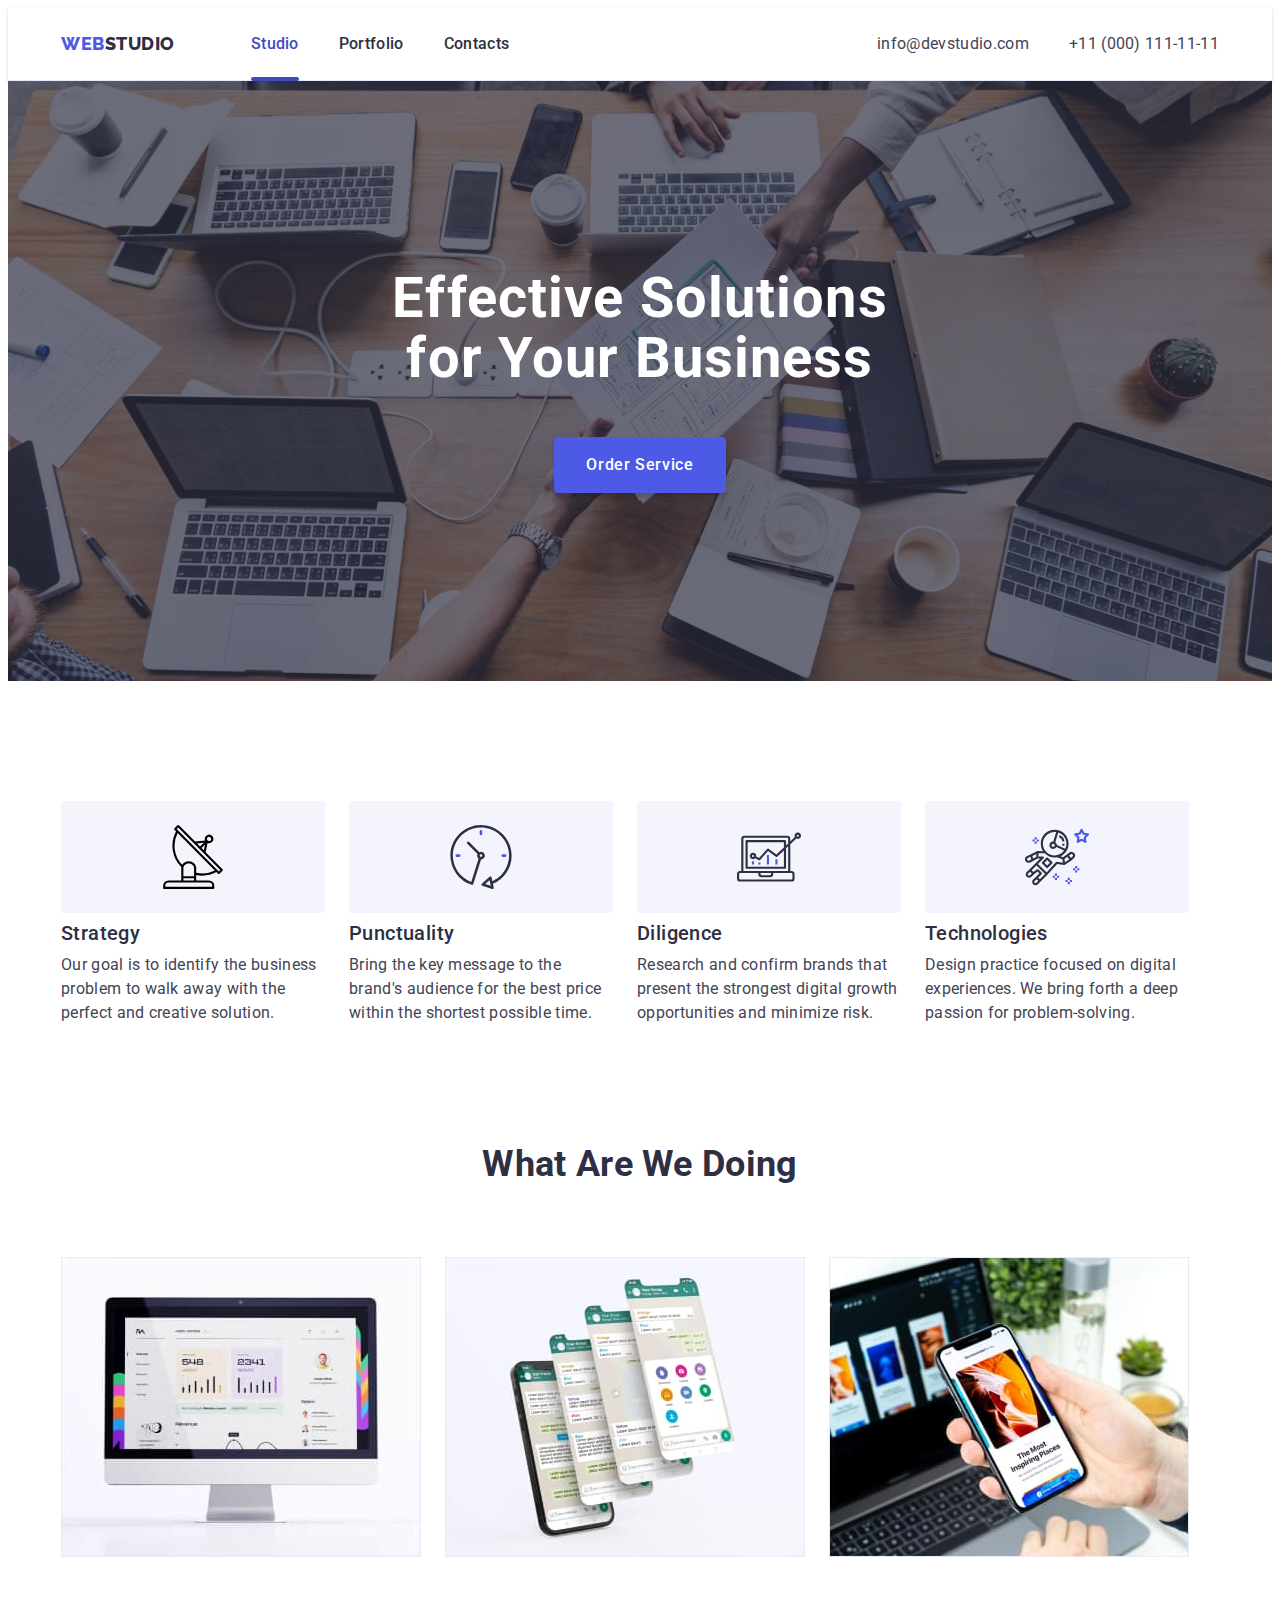
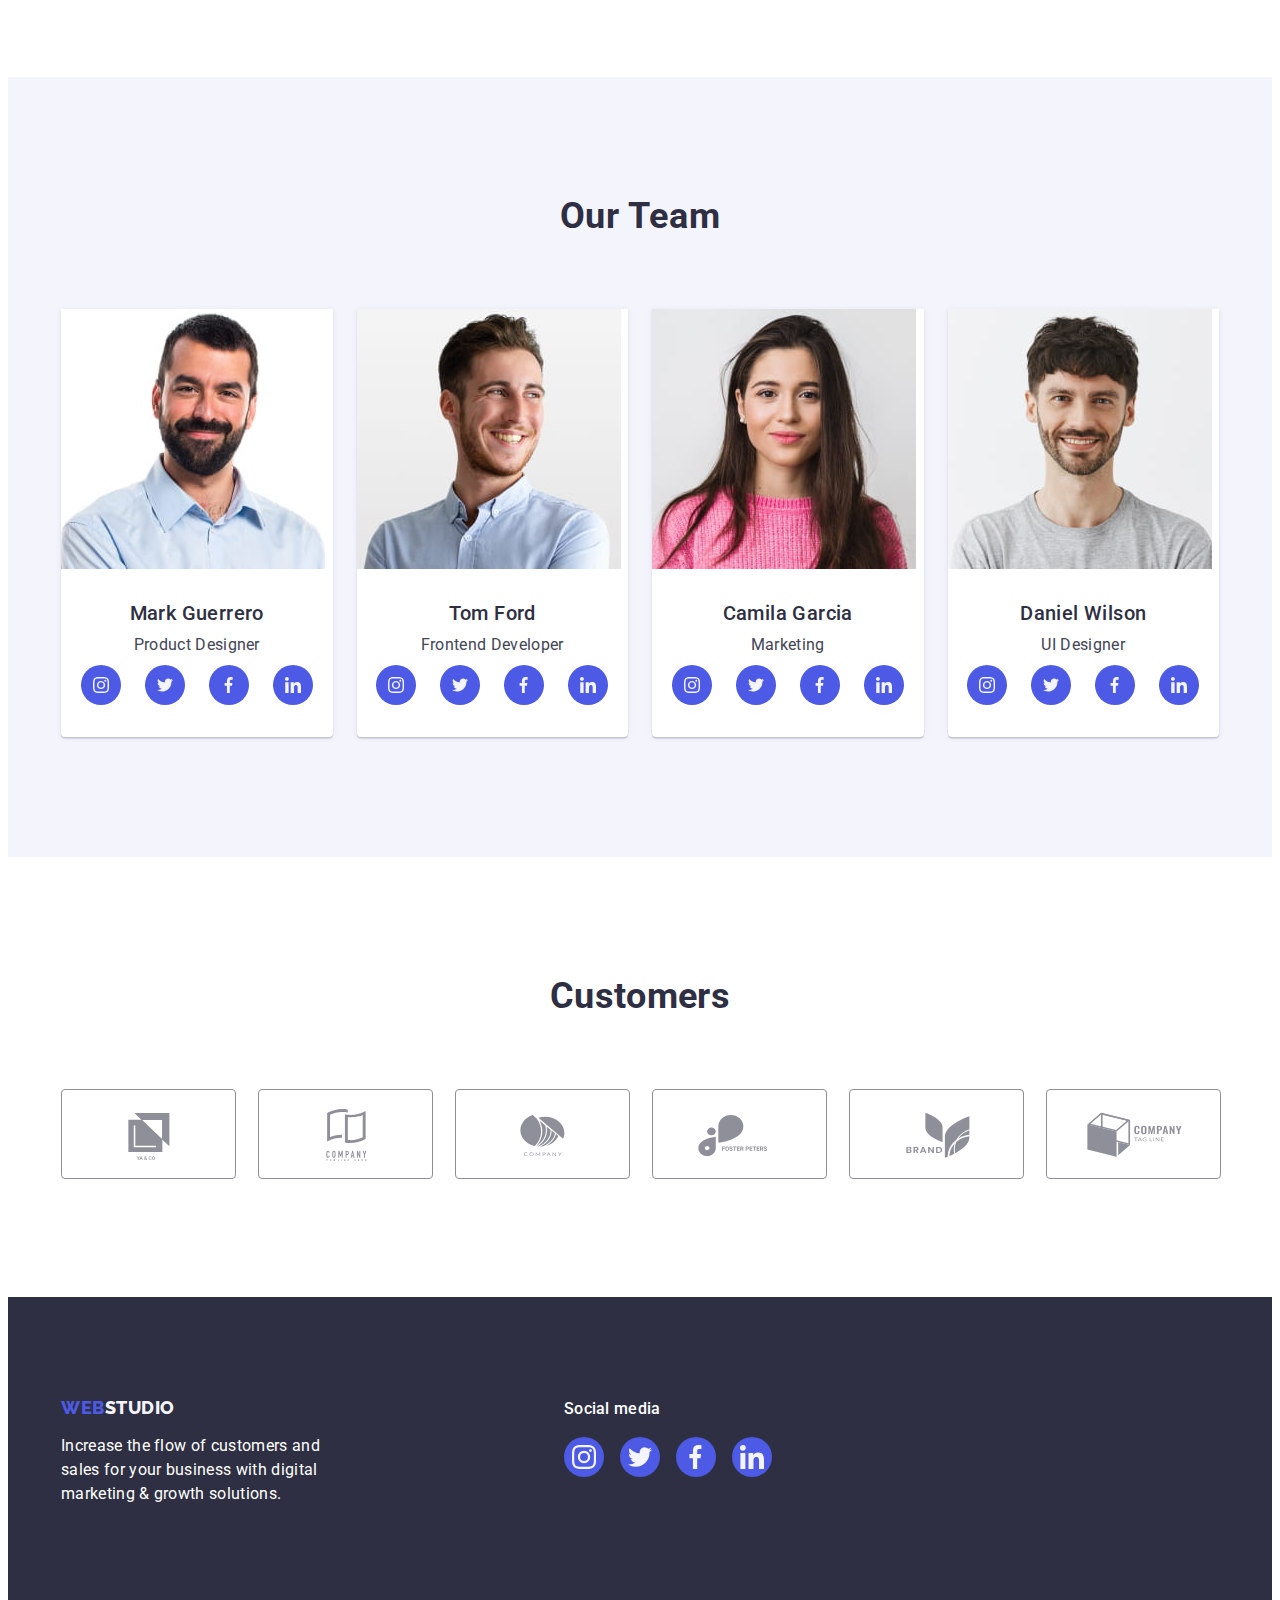
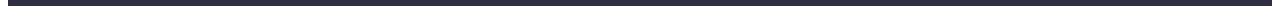
<file: index.html>
<!DOCTYPE html>
<html lang="en">

<head>
    <meta charset="UTF-8">
    <meta http-equiv="X-UA-Compatible" content="IE=edge">
    <meta name="viewport" content="width=device-width, initial-scale=1.0">
    <title>Document</title>
    <link href="https://fonts.googleapis.com" rel="preconnect" />
    <link href="https://fonts.gstatic.com" rel="preconnect" crossorigin />
    <link href="https://fonts.googleapis.com/css2?family=Raleway:wght@800&family=Roboto:wght@400;500;700&display=swap"
        rel="stylesheet" />
<link rel="stylesheet" href="https://cdnjs.cloudflare.com/ajax/libs/modern-normalize/1.1.0/modern-normalize.min.css"
    integrity="sha512-wpPYUAdjBVSE4KJnH1VR1HeZfpl1ub8YT/NKx4PuQ5NmX2tKuGu6U/JRp5y+Y8XG2tV+wKQpNHVUX03MfMFn9Q=="
    crossorigin="anonymous" referrerpolicy="no-referrer"/>
    <link rel="stylesheet" href="./css/styles.css">
</head>

<body>
    <!-- header -->
<header class="header">
       <div class="nav-container container">
        <nav class="header-nav">
        <a class="header-logo link" href="./index.html">Web<span class="header-logo-part">Studio</span></a>
    
        <ul class="list main-nav">
            <li class="main-nav-item"><a class="nav-item studio-link link" href="./index.html">Studio</a></li>
            <li class="main-nav-item"><a class="nav-item link" href="./portfolio.html">Portfolio</a></li>
            <li class="main-nav-item"><a class="nav-item link" href="">Contacts</a></li>
        </ul>
    </nav>
    <address class="contacts">
        <ul class="contacts-list list">
            <li class="contact-item"><a class="contacts-link link" href="mailto:info@devstudio.com">info@devstudio.com</a></li>
            <li class="contact-item"><a class="contacts-link link" href="tel:+110001111111">+11 (000) 111-11-11</a></li>
        </ul>
    </address>
    </div>
</header>
    <main>
       
        <!-- Hero section -->
        <section class="hero">
            <div class="container overlay">
                    <h1 class="hero-title">Effective Solutions for Your Business</h1>
                <button class="hero-btn" type="button" data-modal-open >Order Service</button>
            </div>   
        </section>
        <!-- About us section -->
        <section class="info">
            <div class="container">
                <h2 class="hidden-title" hidden>About us</h2>
            <ul class="info-list list">
                <li class="info-item">
                    <div class="aboutus-container">
                        <svg class="aboutus-icon" width="64" height="64">
                            <use href="./images/icons.svg#vector"></use>
                        </svg>
                    </div>
                    <h3 class="info-title">Strategy</h3>
                    <p class="info-text">Our goal is to identify the business problem to walk away with the perfect and creative
                        solution.
                    </p>
                </li>
                <li class="info-item">
                    <div class="aboutus-container">
                        <svg class="aboutus-icon" width="64" height="64">
                            <use href="./images/icons.svg#clock"></use>
                        </svg>
                    </div>
                    <h3 class="info-title">Punctuality</h3>
                    <p class="info-text">Bring the key message to the brand's audience for the best price within the shortest
                        possible
                        time.</p>
                </li>
                <li class="info-item">
                    <div class="aboutus-container">
                        <svg class="aboutus-icon" width="64" height="64">
                            <use href="./images/icons.svg#diagram"></use>
                        </svg>
                    </div>
                    <h3 class="info-title">Diligence</h3>
                    <p class="info-text">Research and confirm brands that present the strongest digital growth opportunities and
                        minimize
                        risk.</p>
                </li>
                <li class="info-item">
                    <div class="aboutus-container">
                        <svg class="aboutus-icon" width="64" height="64">
                            <use href="./images/icons.svg#astronaut"></use>
                        </svg>
                    </div>
                    <h3 class="info-title">Technologies</h3>
                    <p class="info-text">Design practice focused on digital experiences. We bring forth a deep passion for
                        problem-solving.</p>
                </li>
            </ul>
        </div>
        </section>
        <!-- Works section -->
        <section class="works">
            <div class="container">
            <h2 class="works-title">What are we doing</h2>
            <ul class="works-list list">
                <li class="works-img">
                    <img class="img" src="./images/photo1.jpg" alt="computer screen" width="360">
                </li>
                <li class="works-img">
                    <img class="img" src="./images/photo2.jpg" alt="phone screen" width="360">
                </li>
                <li class="works-img">
                    <img class="img" src="./images/photo3.jpg" alt="phone in the hand" width="360">
                </li>
            </ul>
        </div>
        </section>
        <!-- Team section -->
        <section class="team">
            <div class="container">
            <h2 class="team-title">Our Team</h2>
            <ul class="team-list list">
                <li class="team-item">
                        <img class="team-img img" src="./images/mark.jpg" alt="Mark Gurrero" width="264">
                    <div class="team-container">
                    <h3 class="team-list-title">Mark Guerrero</h3>
                    <p class="team-text">Product Designer</p>
                    <ul class="social-list list">
                        <li class="social-media-item">
                            <a href="" class="social-media">
                                <svg class="social-media-icon" width="16" height="16">
                                    <use href="./images/icons.svg#icon-instagram"></use>
                                </svg>
                            </a>
                        </li>
                        <li class="social-media-item">
                            <a href="" class="social-media">
                                <svg class="social-media-icon" width="16" height="16">
                                    <use href="./images/icons.svg#icon-twitter"></use>
                                </svg>
                            </a>
                        </li>
                        <li class="social-media-item">
                            <a href="" class="social-media">
                                <svg class="social-media-icon" width="16" height="16">
                                    <use href="./images/icons.svg#icon-facebook"></use>
                                </svg>
                            </a>
                        </li>
                        <li class="social-media-item">
                            <a href="" class="social-media">
                                <svg class="social-media-icon" width="16" height="16">
                                    <use href="./images/icons.svg#icon-linkedin"></use>
                                </svg>
                            </a>
                        </li>
                    
                    </ul>
                </div>
                </li>
                <li class="team-item">
                    <img class="team-img img" src="./images/tom.jpg" alt="Tom Ford" width="264">
                    <div class="team-container">
                        <h3 class="team-list-title">Tom Ford</h3>
                        <p class="team-text">Frontend Developer</p>
                        <ul class="social-list list">
                            <li class="social-media-item">
                                <a href="" class="social-media">
                                    <svg class="social-media-icon" width="16" height="16">
                                        <use href="./images/icons.svg#icon-instagram"></use>
                                    </svg>
                                </a>
                            </li>
                            <li class="social-media-item">
                                <a href="" class="social-media">
                                    <svg class="social-media-icon" width="16" height="16">
                                        <use href="./images/icons.svg#icon-twitter"></use>
                                    </svg>
                                </a>
                            </li>
                            <li class="social-media-item">
                                <a href="" class="social-media">
                                    <svg class="social-media-icon" width="16" height="16">
                                        <use href="./images/icons.svg#icon-facebook"></use>
                                    </svg>
                                </a>
                            </li>
                            <li class="social-media-item">
                                <a href="" class="social-media">
                                    <svg class="social-media-icon" width="16" height="16">
                                        <use href="./images/icons.svg#icon-linkedin"></use>
                                    </svg>
                                </a>
                            </li>
                        
                        </ul>
                    </div>
                </li>
                <li class="team-item">
                    <img class="team-img img" src="./images/camila.jpg" alt="Camila Garcia" width="264">
                    <div class="team-container">
                        <h3 class="team-list-title">Camila Garcia</h3>
                        <p class="team-text">Marketing</p>
                        <ul class="social-list list">
                            <li class="social-media-item">
                                <a href="" class="social-media">
                                    <svg class="social-media-icon" width="16" height="16">
                                        <use href="./images/icons.svg#icon-instagram"></use>
                                    </svg>
                                </a>
                            </li>
                            <li class="social-media-item">
                                <a href="" class="social-media">
                                    <svg class="social-media-icon" width="16" height="16">
                                        <use href="./images/icons.svg#icon-twitter"></use>
                                    </svg>
                                </a>
                            </li>
                            <li class="social-media-item">
                                <a href="" class="social-media">
                                    <svg class="social-media-icon" width="16" height="16">
                                        <use href="./images/icons.svg#icon-facebook"></use>
                                    </svg>
                                </a>
                            </li>
                            <li class="social-media-item">
                                <a href="" class="social-media">
                                    <svg class="social-media-icon" width="16" height="16">
                                        <use href="./images/icons.svg#icon-linkedin"></use>
                                    </svg>
                                </a>
                            </li>
                        
                        </ul>
                        
                    </div>
                </li>
                <li class="team-item">
                    <img class="team-img img" src="./images/daniel.jpg" alt="Daniel Wilson" width="264">
                    <div class="team-container">
                        <h3 class="team-list-title">Daniel Wilson</h3>
                        <p class="team-text">UI Designer</p>
                        <ul class="social-list list">
                            <li class="social-media-item">
                                <a href="" class="social-media">
                                    <svg class="social-media-icon" width="16" height="16">
                                        <use href="./images/icons.svg#icon-instagram"></use>
                                    </svg>
                                </a>
                            </li>
                            <li class="social-media-item">
                                <a href="" class="social-media">
                                    <svg class="social-media-icon" width="16" height="16">
                                        <use href="./images/icons.svg#icon-twitter"></use>
                                    </svg>
                                </a>
                            </li>
                            <li class="social-media-item">
                                <a href="" class="social-media">
                                    <svg class="social-media-icon" width="16" height="16">
                                        <use href="./images/icons.svg#icon-facebook"></use>
                                    </svg>
                                </a>
                            </li>
                            <li class="social-media-item">
                                <a href="" class="social-media">
                                    <svg class="social-media-icon" width="16" height="16">
                                        <use href="./images/icons.svg#icon-linkedin"></use>
                                    </svg>
                                </a>
                            </li>
                        
                        </ul>
                    </div>

                </li>
            </ul>
        </div>
        </section>
        <!-- Customers section -->
        <section class="customers">
            <div class="container">
                <h2 class="customers-title">Customers</h2>
                <ul class="customers-list list">
                    <li class="customers-item">
                        <a href="" class="customers-link">
                            <svg class="customers-icon" width="104" height="56">
                                <use href="./images/icons.svg#logo"></use>
                            </svg>
                        </a>
                    </li>
                    <li class="customers-item">
                        <a href="" class="customers-link">
                            <svg class="customers-icon" width="104" height="56">
                                <use href="./images/icons.svg#logo-one"></use>
                            </svg>
                        </a>
                    </li>
                    <li class="customers-item">
                        <a href="" class="customers-link">
                            <svg class="customers-icon" width="104" height="56">
                                <use href="./images/icons.svg#logo-two"></use>
                            </svg>
                        </a>
                    </li>
                    <li class="customers-item">
                        <a href="" class="customers-link">
                            <svg class="customers-icon" width="104" height="56">
                                <use href="./images/icons.svg#logo-three"></use>
                            </svg>
                        </a>
                    </li>
                    <li class="customers-item">
                        <a href="" class="customers-link">
                            <svg class="customers-icon" width="104" height="56">
                                <use href="./images/icons.svg#logo-four"></use>
                            </svg>
                        </a>
                    </li>
                    <li class="customers-item">
                        <a href="" class="customers-link">
                            <svg class="customers-icon" width="104" height="56">
                                <use href="./images/icons.svg#logo-five"></use>
                            </svg>
                        </a>
                    </li>
                </ul>
            </div>
        </section>
    </main>
    <!-- Footer section -->
    <footer class="footnote">
        <div class="footer-container container">
            <div class="primary">
            <a class="footer-logo link" href="./index.html">Web<span class="footer-logo-part">Studio</span></a>
            <p class="footnote-text">Increase the flow of customers and sales for your business with digital marketing &
                growth solutions.</p></div>
        <div>
        <p class="media">Social media</p>
        <ul class="footer-social-list list">
            <li class="social-media-item">
                <a class="footer-social-media" href="">
                    <svg class="social-media-icon" width="24" height="24">
                        <use href="./images/icons.svg#icon-instagram"></use>
                    </svg>
                </a>
            </li>
            <li class="social-media-item">
                <a class="footer-social-media" href="">
                    <svg class="social-media-icon" width="24" height="24">
                        <use href="./images/icons.svg#icon-twitter"></use>
                    </svg>
                </a>
            </li>
            <li class="social-media-item">
                <a class="footer-social-media" href="">
                    <svg class="social-media-icon" width="24" height="24">
                        <use href="./images/icons.svg#icon-facebook"></use>
                    </svg>
                </a>
            </li>
            <li class="social-media-item">
                <a class="footer-social-media" href="">
                    <svg class="social-media-icon" width="24" height="24">
                        <use href="./images/icons.svg#icon-linkedin"></use>
                    </svg>
                </a>
            </li>
        
        </ul></div>
        </div>
    </footer>
    <!-- Modal -->
    <div class="backdrop is-hidden" data-modal>
        <div class="modal">
            <button type="button" class="close-btn" data-modal-close>
                <svg class="close-icon" width="8" height="8">
                    <use href="./images/icons.svg#close-icon"></use>
                </svg>
            </button>
        </div>
    </div>
    <script src="./js/modal.js"></script>
</body>

</html>
</file>
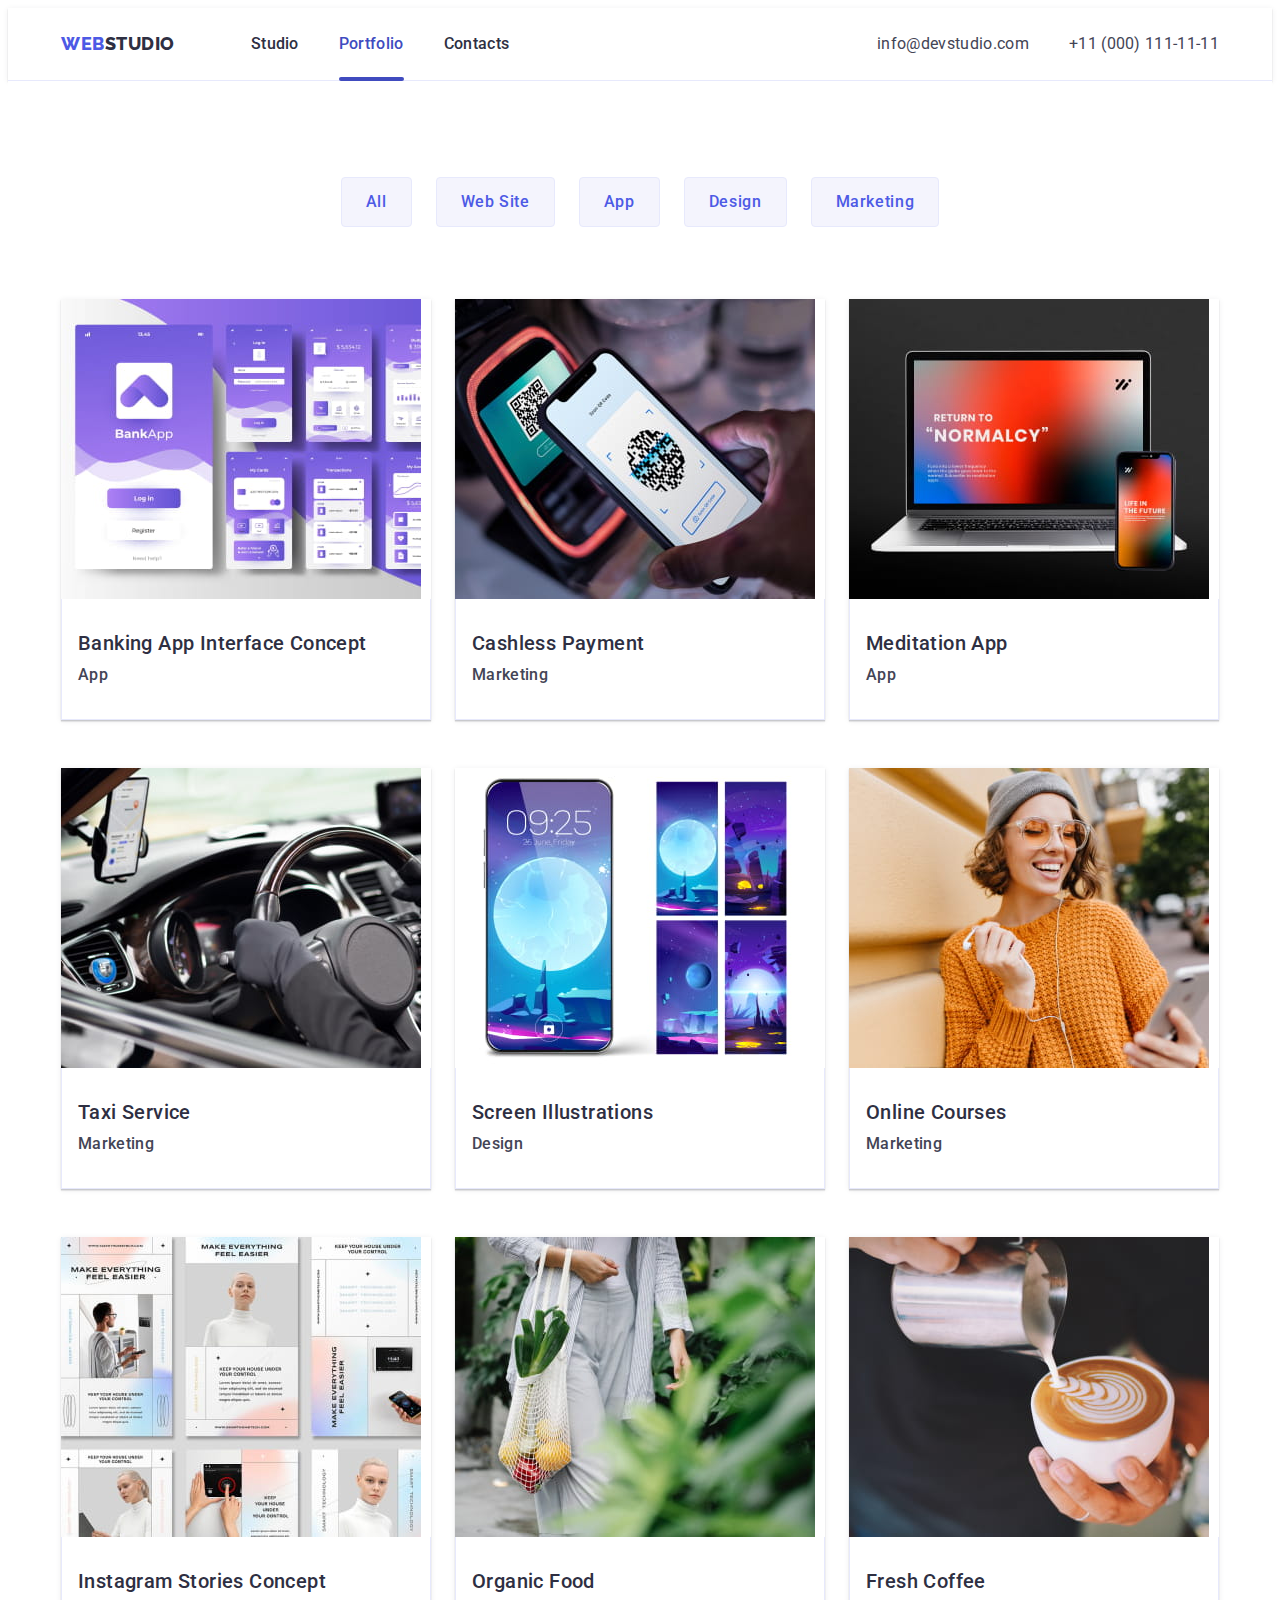
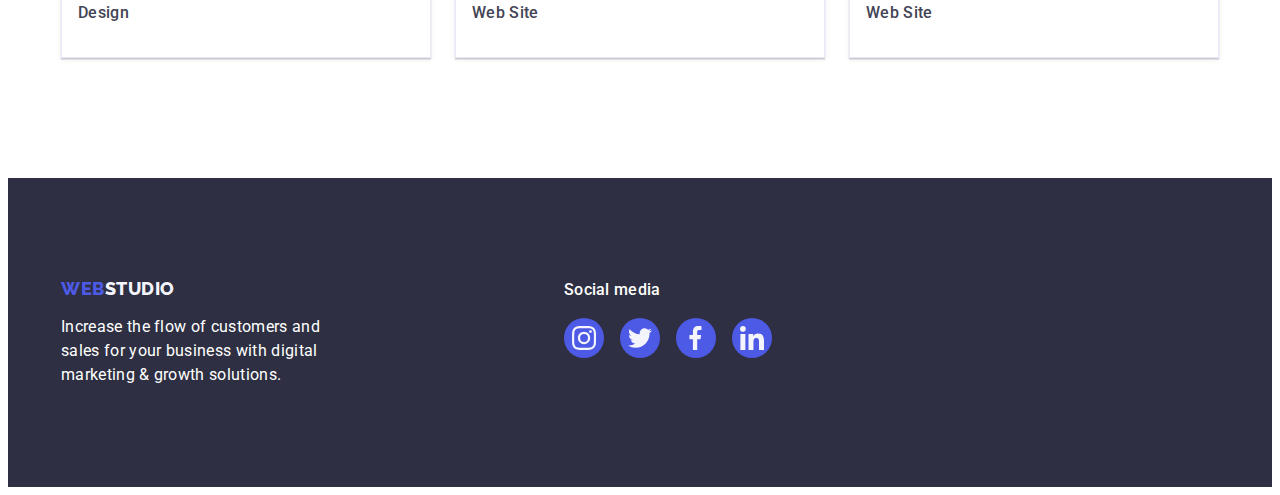
<file: portfolio.html>
<!DOCTYPE html>
<html lang="en">

<head>
    <meta charset="UTF-8">
    <meta http-equiv="X-UA-Compatible" content="IE=edge">
    <meta name="viewport" content="width=device-width, initial-scale=1.0">
    <title>Document</title>
    <link href="https://fonts.googleapis.com" rel="preconnect" />
    <link href="https://fonts.gstatic.com" rel="preconnect" crossorigin />
    <link href="https://fonts.googleapis.com/css2?family=Raleway:wght@800&family=Roboto:wght@400;500;700&display=swap"
        rel="stylesheet" />
    <link rel="stylesheet" href="https://cdnjs.cloudflare.com/ajax/libs/modern-normalize/1.1.0/modern-normalize.min.css"
        integrity="sha512-wpPYUAdjBVSE4KJnH1VR1HeZfpl1ub8YT/NKx4PuQ5NmX2tKuGu6U/JRp5y+Y8XG2tV+wKQpNHVUX03MfMFn9Q=="
        crossorigin="anonymous" referrerpolicy="no-referrer" />
    <link rel="stylesheet" href="./css/styles.css">
</head>

<body>
    <!-- header -->
    <header class="header">
        <div class="nav-container container">
            <nav class="header-nav">
                <a class="header-logo link" href="./index.html">Web<span class="header-logo-part">Studio</span></a>

                <ul class="list main-nav">
                    <li class="main-nav-item"><a class="nav-item link" href="./index.html">Studio</a></li>
                    <li class="main-nav-item"><a class="nav-item portfolio-active link" href="./portfolio.html">Portfolio</a></li>
                    <li class="main-nav-item"><a class="nav-item link" href="">Contacts</a></li>
                </ul>
            </nav>
            <address class="contacts">
                <ul class="contacts-list list">
                    <li class="contact-item"><a class="contacts-link link"
                            href="mailto:info@devstudio.com">info@devstudio.com</a></li>
                    <li class="contact-item"><a class="contacts-link link" href="tel:+110001111111">+11 (000)
                            111-11-11</a></li>
                </ul>
            </address>
        </div>
    </header>
<main>
    <!-- main section -->
    <section class="portfolio">
        <div class="container">
        <h1 hidden>Portfolio</h1>
    <ul class="portfolio-btn-list list">
        <li><button class="portfolio-btn" type="button">All</button></li>
        <li><button class="portfolio-btn" type="button">Web Site</button></li>
        <li><button class="portfolio-btn" type="button">App</button></li>
        <li><button class="portfolio-btn" type="button">Design</button></li>
        <li><button class="portfolio-btn" type="button">Marketing</button></li>
    </ul>
    <ul class="portfolio-list list">
    <li class="flex-container">
        <a class="portfolio-link link" href="">
            <div class="portfolio-thumb">
                <img class="img" src="./images/banking-app.jpg" alt="banking-app" width="360">
                <p class="thumb-text">14 Stylish and User-Friendly App Design Concepts · Task Manager App · Calorie Tracker App · Exotic
                    Fruit Ecommerce App · Cloud Storage App</p>
                    
            </div>
           
        <div class="portfolio-container">
        <h2 class="portfolio-list-title">Banking App Interface Concept</h2>
        <p class="portfolio-text">App</p></div>
        </a>
    </li>
    <li class="flex-container">
        <a class="portfolio-link link" href="">
            <div class="portfolio-thumb">
                <img class="img" src="./images/payment.jpg" alt="cashless payment" width="360">
                    <p class="thumb-text">14 Stylish and User-Friendly App Design Concepts · Task Manager App · Calorie Tracker
                        App · Exotic
                        Fruit Ecommerce App · Cloud Storage App</p>
        
            </div>
        
            <div class="portfolio-container">
                <h2 class="portfolio-list-title">Cashless Payment</h2>
                <p class="portfolio-text">Marketing</p>
            </div>
        </a>
    </li>
    <li  class="flex-container">
     <a class="portfolio-link link" href="">
        <div class="portfolio-thumb">
            <img class="img" src="./images/meditation-.jpg" alt="meditation-app" width="360">
                <p class="thumb-text">14 Stylish and User-Friendly App Design Concepts · Task Manager App · Calorie Tracker
                    App · Exotic
                    Fruit Ecommerce App · Cloud Storage App</p>
            
    
        </div>
    
        <div class="portfolio-container">
            <h2 class="portfolio-list-title">Meditation App</h2>
            <p class="portfolio-text">App</p>
        </div>
    </a>
    </li>
    <li class="flex-container">
        <a class="portfolio-link link" href="">
            <div class="portfolio-thumb">
                <img class="img" src="./images/taxi.jpg" alt="taxi service" width="360">
                    <p class="thumb-text">14 Stylish and User-Friendly App Design Concepts · Task Manager App · Calorie Tracker
                        App · Exotic
                        Fruit Ecommerce App · Cloud Storage App</p>
                
                
        
            </div>
        
            <div class="portfolio-container">
                <h2 class="portfolio-list-title">Taxi Service</h2>
                <p class="portfolio-text">Marketing</p>
            </div>
        </a>
    </li>
    <li class="flex-container">
        <a class="portfolio-link link" href="">
            <div class="portfolio-thumb">
                <img class="img" src="./images/screen.jpg" alt="screen Illustrations" width="360">
                    <p class="thumb-text">14 Stylish and User-Friendly App Design Concepts · Task Manager App · Calorie Tracker
                        App · Exotic
                        Fruit Ecommerce App · Cloud Storage App</p>
                
                
        
            </div>
        
            <div class="portfolio-container">
                <h2 class="portfolio-list-title">Screen Illustrations</h2>
                <p class="portfolio-text">Design</p>
            </div>
        </a>
    </li>
    <li class="flex-container">
        <a class="portfolio-link link" href="">
            <div class="portfolio-thumb">
                <img class="img" src="./images/courses.jpg" alt="online courses" width="360">
                    <p class="thumb-text">14 Stylish and User-Friendly App Design Concepts · Task Manager App · Calorie Tracker
                        App · Exotic
                        Fruit Ecommerce App · Cloud Storage App</p>
                
               
        
            </div>
        
            <div class="portfolio-container">
                <h2 class="portfolio-list-title">Online Courses</h2>
                <p class="portfolio-text">Marketing</p>
            </div>
        </a>
    </li>
    <li class="flex-container">
        <a class="portfolio-link link" href="">
            <div class="portfolio-thumb">
                <img class="img" src="./images/insta.jpg" alt="instagram stories" width="360">
                    <p class="thumb-text">14 Stylish and User-Friendly App Design Concepts · Task Manager App · Calorie Tracker
                        App · Exotic
                        Fruit Ecommerce App · Cloud Storage App</p>
                
                
        
            </div>
        
            <div class="portfolio-container">
                <h2 class="portfolio-list-title">Instagram Stories Concept</h2>
                <p class="portfolio-text">Design</p>
            </div>
        </a>
    </li>
    <li class="flex-container">
        <a class="portfolio-link link" href="">
            <div class="portfolio-thumb">
                <img class="img" src="./images/organik.jpg" alt="organic food" width="360">
                    <p class="thumb-text">14 Stylish and User-Friendly App Design Concepts · Task Manager App · Calorie Tracker
                        App · Exotic
                        Fruit Ecommerce App · Cloud Storage App</p>
                
                
        
            </div>
        
            <div class="portfolio-container">
                <h2 class="portfolio-list-title">Organic Food</h2>
                <p class="portfolio-text">Web Site</p>
            </div>
        </a>
    </li>
    <li class="flex-container">
        <a class="portfolio-link link" href="">
            <div class="portfolio-thumb">
                <img class="img" src="./images/coffee.jpg" alt="coffee" width="360">
                    <p class="thumb-text">14 Stylish and User-Friendly App Design Concepts · Task Manager App · Calorie Tracker
                        App · Exotic
                        Fruit Ecommerce App · Cloud Storage App</p>
                
                
        
            </div>
        
            <div class="portfolio-container">
                <h2 class="portfolio-list-title">Fresh Coffee</h2>
                <p class="portfolio-text">Web Site</p>
            </div>
        </a>
    </li>
</ul></div>
    </section>  
</main>
<!-- Footer section -->
<footer class="footnote">
    <div class="footer-container container">
        <div class="primary">
            <a class="footer-logo link" href="./index.html">Web<span class="footer-logo-part">Studio</span></a>
            <p class="footnote-text">Increase the flow of customers and sales for your business with digital marketing &
                growth solutions.</p>
        </div>
        <div>
            <p class="media">Social media</p>
            <ul class="footer-social-list list">
                <li class="social-media-item">
                    <a class="footer-social-media">
                        <svg class="social-media-icon" width="24" height="24">
                            <use href="./images/icons.svg#icon-instagram"></use>
                        </svg>
                    </a>
                </li>
                <li class="social-media-item">
                    <a class="footer-social-media">
                        <svg class="social-media-icon" width="24" height="24">
                            <use href="./images/icons.svg#icon-twitter"></use>
                        </svg>
                    </a>
                </li>
                <li class="social-media-item">
                    <a class="footer-social-media">
                        <svg class="social-media-icon" width="24" height="24">
                            <use href="./images/icons.svg#icon-facebook"></use>
                        </svg>
                    </a>
                </li>
                <li class="social-media-item">
                    <a class="footer-social-media">
                        <svg class="social-media-icon" width="24" height="24">
                            <use href="./images/icons.svg#icon-linkedin"></use>
                        </svg>
                    </a>
                </li>

            </ul>
        </div>
    </div>
</footer>
</body>

</html>
</file>
<file: css/styles.css>
:root {
    --background-color:#FFFFFF;
    --title-text-color:#2E2F42;
    --primary-text-color:#434455;
    --accent-color:#4D5AE5;
    --secondary-white-color:#F4F4FD;
    --third-white-color:#E5E5E5E5;
    --ocean-color: #404BBF;
--header-border-color: #e7e9fc;
--customers-link-color: #8E8F99; 
--modal-color: #FCFCFC;
--footer-hover-color:#31d0aa;
--main-animation: 250ms cubic-bezier(0.4, 0, 0.2, 1);

}
body {
    color: var(--primary-text-color);
    background-color: var(--background-color);
    font-family: Roboto, sans-serif;
        font-weight: 400;
        font-size: 16px;
        line-height: 1.5;
        letter-spacing: 0.02em;
}
h1, h2, h3, h4, h5, h6, p {
    margin-top: 0;
    margin-bottom: 0;
}
.container {
    max-width: 1158px;
    padding-left: 15px;
    padding-right: 15px;
    margin-left: auto;
    margin-right: auto;
}
/* INDEX.HTML */
/* header */
.header {
    border-bottom: 1px solid var(--header-border-color);
    box-shadow: 0px 2px 1px rgba(46, 47, 66, 0.08),
        0px 1px 1px rgba(46, 47, 66, 0.16),
        0px 1px 6px rgba(46, 47, 66, 0.08);
}
.nav-container {
    display: flex;
}
.main-nav {
    display: flex;
}
.header-nav {
    display: flex;
    justify-content: flex-start;
    align-items: center;
}
.header-logo {
    margin-right: 76px;
    color: var(--accent-color);
    font-family: Raleway, sans-serif;
    font-weight: 800;
    font-size: 18px;
    line-height: 1.17;
    letter-spacing: 0.03em;
    text-transform: uppercase;
}
.link {
    text-decoration: none;
}
.header-logo-part {
    color: var(--title-text-color);
}
.list {
    list-style: none;
    padding: 0;
    margin: 0;
}
.studio-link::after {
position: absolute;
bottom: -1px;
left: 0;
content: '';
display: block;
width: 100%;
height: 4px;
border-radius: 2px;
background-color: var(--ocean-color);

}
.studio-link {
    position: relative;
}
.nav-item.studio-link {
    color: var(--ocean-color);
}
.main-nav-item:not(:last-child) {
    margin-right: 40px;
}

.nav-item {
    display: block;
    padding-top: 24px;
    padding-bottom: 24px;
    color: var(--title-text-color);
    font-weight: 500;
    transition: color var(--main-animation);
}
.nav-item:hover,
.nav-item:focus {
color: var(--ocean-color);
}
.contacts-list {
    display: flex;
    gap: 40px;
    
}
.contacts {
    margin-left: auto;
    font-style: normal;
}
.contacts-link {
    transition: color var(--main-animation);
    display: block;
    padding-top: 24px;
    padding-bottom: 24px;
    color: var(--primary-text-color);
}
.contacts-link:hover,
.contacts-link:focus {
    color: var(--ocean-color);
    
}
/* modal */
.backdrop {
    position: fixed;
    top: 0;
    left: 0;
    
    transition: opacity var(--main-animation), visibility var(--main-animation);

    width: 100%;
    height: 100%;
    opacity: 1;
    background-color:rgba(46, 47, 66, 0.4);
    
}
.backdrop.is-hidden {
    opacity: 0;
    pointer-events: none;
    visibility: hidden;
}
.modal {
    position: absolute;
    top: 50%;
    left: 50%;
    transform: translateX(-50%) translateY(-50%);
    transition: transform var(--main-animation);
    width: 408px;
    min-height: 576px;
    border-radius: 4px;
    box-shadow: 0px 1px 1px rgba(0, 0, 0, 0.14),
        0px 1px 3px rgba(0, 0, 0, 0.12),
        0px 2px 1px rgba(0, 0, 0, 0.2);
    background-color: var(--modal-color); 
}
.backdrop.is-hidden .modal {
    opacity: 0;
    transform: translateX(-50%) translateY(-80%);
}
.close-btn {
    position: absolute;
    top: 24px;
    right: 24px;

    transition: background-color var(--main-animation), border var(--main-animation);
    padding: 0;
    cursor: pointer;

    display: flex;
    align-items: center;
    justify-content: center;


    width: 24px;
    height: 24px;
    border-radius: 50%;
    border: 1px solid rgba(0, 0, 0, 0.1);
    background-color: var(--header-border-color);
    color: var(--title-text-color);
}
.close-btn:hover,
.close-btn:focus {
background-color: var(--ocean-color);
border: none;
color: var(--background-color);
}
.close-icon {
transition: fill var(--main-animation);
fill: currentColor;
}



/* Hero section */
.hero {
    text-align: center;
    background-image: linear-gradient(rgba(46, 47, 66, 0.7), rgba(46, 47, 66, 0.7)), url(../images/people-office.jpg);
        background-size: cover;
        background-position: center;
        max-width: 1440px;
        height: 600px;
        background-repeat: no-repeat;
        background-color: #2E2F42;
        margin-left: auto;
        margin-right: auto;
    
}
.overlay {
    padding-top: 188px;
    padding-bottom: 188px;
}

.hero-title {
    max-width: 496px;
    margin-top: 0px;
    margin-bottom: 48px;
    margin-left: auto;
    margin-right: auto;
    
    color: var(--background-color);
    font-weight: 700;
        font-size: 56px;
        line-height: 1.07;
        letter-spacing: 0.02em;
}

.hero-btn {
    transition: background-color var(--main-animation);
box-shadow: 0px 4px 4px rgba(0, 0, 0, 0.15); 
   display: block;
   border: 1px solid transparent;
   min-width: 169px;
   height: 56px;
   border: none;
   border-radius: 4px;
    padding-top: 16px;
    padding-right: 32px;
    padding-bottom: 16px;
    padding-left: 32px;
    text-align: center;
    margin-left: auto;
    margin-right: auto;
   
    color: var(--background-color);
    background-color: var(--accent-color);
    font-family: Roboto, sans-serif;
    font-weight: 500;
    font-size:16px;
    line-height: 1.5;
    letter-spacing: 0.04em;
    cursor: pointer;
}
.hero-btn:hover,
.hero-btn:focus {
    background-color: var(--ocean-color);
    
}

/* about us */
.info {
    padding-top: 120px;
    padding-bottom: 120px;
}
.info-list {
    display: flex;
    gap: 24px;
}
.aboutus-container {
    display: flex;
    align-items: center;
    justify-content: center;
    width: 264px;
    height: 112px;
    background-color: var(--secondary-white-color);
    margin-bottom: 8px;
    border-radius: 4px;
}

info-item {
    width: ((100%-72px)/4);
}
.info-title {
    margin-bottom: 8px;
    color: var(--title-text-color);
    letter-spacing: 0.02em;
    font-weight: 500;
        font-size: 20px;
        line-height: 1.2;
}
.info-text {
    width: 264px;
}


/* works section */
.works {
    padding-bottom: 120px;
}
.works-title {
   margin-bottom: 72px;
   margin-top: 0;
    color:var(--title-text-color);
    font-weight: 700;
        font-size: 36px;
        line-height: 1.11;
        text-align: center;
        text-transform: capitalize;
}
.works-list {
display: flex;
}
.works-img {
    width: ((100%-48px)/3);
}
.works-img:not(:last-child) {
    margin-right: 24px;
}
/* Team */
.social-media {
    transition: background-color var(--main-animation);
    display: flex;
    align-items: center;
    justify-content: center;
    background-color: var(--accent-color);
    color: var(--secondary-white-color);
    border-radius: 50%;
    width: 100%;
    height: 100%;
    cursor: pointer;

}

.social-media:hover,
.social-media:focus {
    background-color: var(--ocean-color);
    
}
.team {
    padding-top:120px;
    padding-bottom: 120px;
    background-color: var(--secondary-white-color);
}
.team-title {
    margin-top: 0;
    margin-bottom: 72px;
    color: var(--title-text-color);
    font-weight: 700;
        font-size: 36px;
        line-height: 1.11;
        text-align: center;
        text-transform: capitalize;
        letter-spacing: 0.02em;
}
.team-list {
    display: flex;
    gap: 24px;
}
.team-img {
    margin-right: 24px;
}
    .team-img:not(:last-child) {
    margin-right: 24px;
    }
.team-list-title {
    margin-bottom: 8px;
    color:var(--title-text-color);
    text-align: center;
    font-weight: 500;
        font-size: 20px;
        line-height: 1.2;
        letter-spacing: 0.02em;
}
.team-item {
    box-shadow: 0px 1px 6px rgba(46, 47, 66, 0.08), 0px 1px 1px rgba(46, 47, 66, 0.16), 0px 2px 1px rgba(46, 47, 66, 0.08);
    width: ((100%-72px)/4);
    border-radius: 0px 0px 4px 4px;
    background-color: var(--background-color);
}
.team-text {
    font-size: 16px;
    text-align: center;
    margin-bottom: 8px;
}
.team-container {
    padding-top: 32px;
    padding-bottom: 32px;
}
/* Customers */
.customers-list {
    display: flex;
    gap: 24px;
}
.customers {
    padding-top: 120px;
    padding-bottom: 120px;
}
.customers-title {
    line-height: 1.1;
    margin-left: auto;
    margin-right: auto;
    margin-bottom: 72px;
    font-weight: 700;
    font-size: 36px;
    line-height: 1.1;
    text-align: center;
    text-transform: capitalize;
    color: var(--title-text-color);
}
.customers-item {
    width: calc((100% - 120px) / 6);
    height: 88px;
}
.customers-link {
    transition: border-color var(--main-animation), color var(--main-animation);
    display: flex;
    align-items: center;
    justify-content: center;
    border: 1px solid #8E8F99;
    border-radius: 4px;
    width: 100%;
    height: 100%;
    color: var(--customers-link-color);
}
.customers-link:hover,
.customers-link:focus {
    border-color: var(--ocean-color);
   
}
.customers-icon {
    transition: fill var(--main-animation);
}
.customers-icon:hover,
.customers-icon:focus {
    fill: var(--ocean-color);
}
.last {
    margin-right: 0;
}

.customers-icon {
    transition: fill var(--main-animation);
    fill: currentColor;   
    height: 56px;
    width: 104px;
}

/* Footer */
.footer-container {
    display: flex;
    align-items: baseline;
}
.primary {
    margin-right: 120px;
}
.social-list {
    display: flex;
    justify-content: center;
    align-items: center;
    gap: 24px;
}
.media {
    color: var(--background-color);
    font-weight: 500;
    margin-bottom: 16px;
    
}
.footer-social-list {
    gap: 16px;
    display: flex;
}
.footer-social-media {
    transition: background-color var(--main-animation);
display: flex;
align-items: center;
justify-content: center;
background-color: var(--accent-color);
color: var(--secondary-white-color);
border-radius: 50%;
width: 100%;
height: 100%;
cursor: pointer;
}
.footer-social-media:hover,
.footer-social-media:focus {
    background-color: var(--footer-hover-color);
    
}

.social-media-item {
    width: 40px;
    height: 40px;
}
.social-media-icon {
    fill: currentColor;
} 
.footnote {
    background-color: var(--title-text-color);
    padding-top: 100px;
    padding-bottom: 100px;
}

.footnote-text {
    width: 264px;
    color: var(--background-color);
   
}
.footer-logo-part {
    color:var(--secondary-white-color);
}

.footer-logo {
    transition: color var(--main-animation);
    display: inline-block;
    margin-bottom: 16px;
    margin-right: 269px;
    color: var(--accent-color);
    font-family: Raleway, sans-serif;
        font-weight: 800;
        font-size: 18px;
        line-height: 1.17;
        letter-spacing: 0.03em;
        text-transform: uppercase;
}
.footer-logo:hover,
.footer-logo:focus {
    color:var(--accent-color);
    
}

.link {
    text-decoration: none;
}
.img {
    display: block;
    max-width: 100%;
    height: auto;
}
/* PORTFOLIO */
.portfolio {
    padding-top: 96px;
    padding-bottom: 120px;
    background-color: var(--background-color);
    color: var(--title-text-color);
    font-family: Roboto, serif;
        font-weight: 500;
        font-size: 20px;
        line-height: 1.2;
        letter-spacing: 0.02em;
}

.portfolio-btn-list {
    display: flex;
    justify-content: center;
    gap: 24px;
    margin-bottom: 72px;
}
.portfolio-btn {
    transition: color var(--main-animation), box-shadow var(--main-animation), background-color var(--main-animation), border-color var(--main-animation);
    padding: 12px 24px;
    border: 1px solid var(--header-border-color);
    border-radius: 4px;
    background-color: var(--secondary-white-color);
    color: var(--accent-color);
    font-family: Roboto, sans-serif;
    font-weight: 500;
        font-size: 16px;
        line-height: 1.5;
        display: flex;
        align-items: center;
        text-align: center;
        letter-spacing: 0.04em;
        cursor: pointer;
}
.portfolio-btn:hover,
.portfolio-btn:focus {
    box-shadow: 0px 3px 1px rgba(0, 0, 0, 0.1), 0px 2px 1px rgba(0, 0, 0, 0.08), 0px 2px 2px rgba(0, 0, 0, 0.12);
    border: 1px solid transparent;
    background-color: var(--ocean-color);
    color: var(--background-color);
    
}
.portfolio-thumb {
    position: relative;
    overflow: hidden;
}


.portfolio-link:hover .thumb-text,
.portfolio-link:focus .thumb-text {
transform: translateY(0%);
opacity: 1;
}

.thumb-text {
    position: absolute;
    width: 100%;
    height: 100%;
    top: 0;
    left: 0;
    padding: 40px 32px;
    font-weight: 400;
    font-size: 16px;
    line-height: 1.5;
    letter-spacing: 0.02em;
    color: var(--secondary-white-color);
    background-color: var(--accent-color);

    transform: translateY(100%);
    transition: transform var(--main-animation);
        opacity: 0;
}

.portfolio-list {
    display: flex;
    flex-wrap: wrap;
    align-items: center;
    row-gap: 48px;
    column-gap: 24px;
}
.portfolio-link {
    transition: box-shadow var(--main-animation);
    display: block;
}
.portfolio-link:hover,
.portfolio-link:focus {
box-shadow: 0px 1px 6px rgba(46, 47, 66, 0.08),
    0px 1px 1px rgba(46, 47, 66, 0.16),
    0px 2px 1px rgba(46, 47, 66, 0.08);
    
}
.portfolio-active::after {
    position: absolute;
    bottom: -1px;
    left: 0;
    content: '';
    display: block;
    width: 100%;
    height: 4px;
    border-radius: 2px;
    background-color: var(--ocean-color);
}
.nav-item.portfolio-active {
    color: var(--ocean-color);
}
.portfolio-active {
    position: relative;
}
.flex-container {
    box-shadow: 0px 1px 6px rgba(46, 47, 66, 0.08), 0px 1px 1px rgba(46, 47, 66, 0.16), 0px 2px 1px rgba(46, 47, 66, 0.08);
    width: calc((100% - 48px) / 3);
}
.portfolio-container {
    padding: 32px 16px;
    border: 1px solid var(--header-border-color);
    border-top: none;
}
.portfolio-list-title {
    margin-bottom: 8px;
    font-weight: 500;
    font-size: 20px;
    letter-spacing: 0.02em;
    color: var(--title-text-color);
}
.portfolio-text {
    color: var(--primary-text-color);
    font-size: 16px;
    line-height: 1.5;
    letter-spacing: 0.02em;
}
</file>
